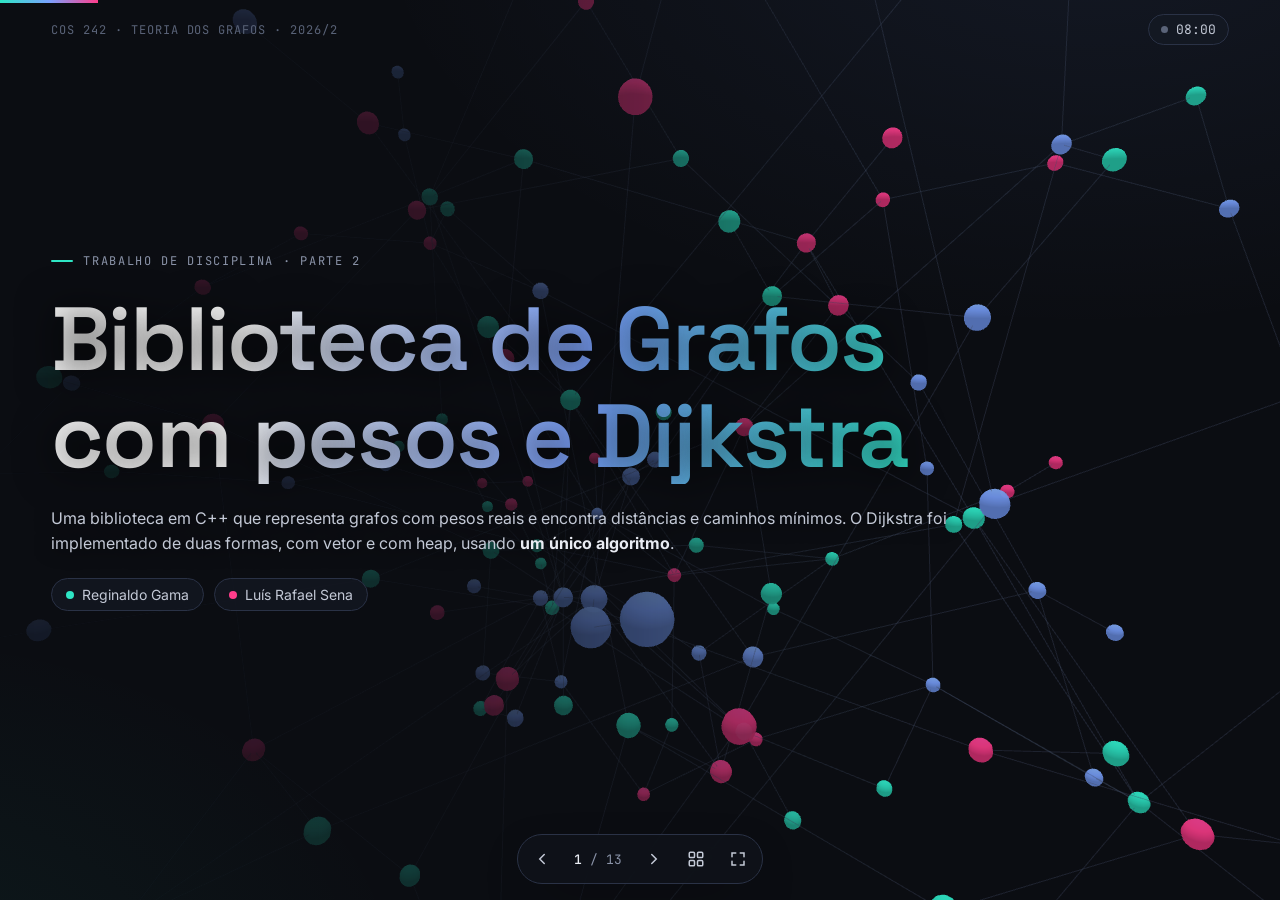
<file: index.html>
<!doctype html>
<html lang="pt-BR">
<head>
  <meta charset="utf-8" />
  <meta name="viewport" content="width=device-width, initial-scale=1" />
  <title>Biblioteca de Grafos</title>
  <link rel="preconnect" href="https://fonts.googleapis.com" />
  <link rel="preconnect" href="https://fonts.gstatic.com" crossorigin />
  <link href="https://fonts.googleapis.com/css2?family=Inter:wght@400;500;600&family=JetBrains+Mono:wght@400;500&family=Space+Grotesk:wght@500;600&display=swap" rel="stylesheet" />
  <link rel="stylesheet" href="css/style.css?v=20261104b" />
  <link rel="stylesheet" href="css/scenes.css?v=20261104b" />
  <script>window.__errs=[];addEventListener("error",function(e){__errs.push(String(e.message));document.documentElement.setAttribute("data-errs",__errs.join(" | "))});</script>
</head>
<body>
  <div class="progress"></div>

  <div class="topbar">
    <span class="brand">COS 242 · TEORIA DOS GRAFOS · 2026/2</span>
    <button class="timer" title="Clique para iniciar/pausar (T). Duplo clique zera."><span class="dot"></span><span class="tv">08:00</span></button>
  </div>

  <main class="deck">

    <!-- 1 · Capa -->
    <section class="slide slide-cover" data-title="Capa" data-init="cover">
      <div class="cover-bg"></div>
      <div class="cover-content">
        <span class="kicker" style="--accent:var(--bfs)">Trabalho de disciplina · Parte 2</span>
        <h1>Biblioteca de Grafos<br />com pesos e Dijkstra</h1>
        <p class="lead">Uma biblioteca em C++ que representa grafos com pesos reais e encontra distâncias e caminhos mínimos.
          O Dijkstra foi implementado de duas formas, com vetor e com heap, usando <b>um único algoritmo</b>.</p>
        <div class="cover-meta">
          <span class="pill"><span class="sw" style="background:var(--bfs)"></span>Reginaldo Gama</span>
          <span class="pill"><span class="sw" style="background:var(--dfs)"></span>Luís Rafael Sena</span>
        </div>
      </div>
    </section>

    <!-- 2 · Três fronteiras -->
    <section class="slide" data-title="Um algoritmo, três fronteiras" data-init="frontier" style="--accent:var(--dij)">
      <div class="slide-head">
        <span class="kicker">Decisão de projeto</span>
        <h2>Um laço só. Muda apenas <em>quem sai primeiro</em>.</h2>
        <p class="lead">Todas as buscas repetem os mesmos passos: <b>tirar</b> um vértice da fronteira, <b>visitar</b> e <b>colocar os vizinhos</b>. Escrevemos esse laço uma vez só (<code>traverse_impl</code>).
          A estrutura de dados plugada nele (a <code>IFronteira</code>) decide a ordem. Abaixo, as três buscas rodam ao mesmo tempo no mesmo grafo. O Dijkstra com vetor e com heap visita na mesma ordem, então aparece uma vez só: a diferença entre os dois é só de tempo (próximo slide). Os pontinhos coloridos no código mostram em que linha cada uma está.</p>
      </div>
      <div class="slide-body quad-host"></div>
    </section>

    <!-- 3 · Vetor x heap 3D -->
    <section class="slide" data-title="Vetor × heap" data-init="dual" style="--accent:var(--vec)">
      <div class="slide-head">
        <span class="kicker">Duas implementações do Dijkstra</span>
        <h2>Vetor × heap: quem acha o próximo mais rápido?</h2>
        <p class="lead">A cada passo o Dijkstra precisa do vértice <b>mais próximo</b> ainda não finalizado. O <b class="c-vec">vetor</b> confere os n vértices, um por um (a faixa amarela pisca inteira).
          No <b class="c-dij">heap</b> o menor já está na raiz e só uma descida pela árvore é feita. Os dois finalizam os mesmos vértices na mesma ordem, mas o custo é bem diferente.</p>
      </div>
      <div class="slide-body vh-host"></div>
    </section>

    <!-- 4 · Escala -->
    <section class="slide" data-title="Escala: n² × (n+m) log(n+m)" data-init="theory" style="--accent:var(--vec)">
      <div class="slide-head">
        <span class="kicker">Complexidade nos grafos reais</span>
        <h2>Quando o vetor deixa de ser opção</h2>
        <p class="lead">Cada grafo do trabalho tem dois pontos: as operações do <b class="c-vec">vetor</b> (n²) e as do <b class="c-dij">heap</b> ((n+m)·log(n+m): sem o <i>decrease-key</i>, o heap pode guardar uma entrada por aresta).
          Passe o mouse para ver o tempo medido do Dijkstra em cada grafo. Medido de verdade no W_3 (100 mil vértices, média de várias execuções): <b class="c-dij">0,16 s</b> com heap contra <b class="c-vec">40,7 s</b> com vetor, cerca de <b>260×</b>.</p>
      </div>
      <div class="slide-body grid-2-wide">
        <div class="card">
          <div class="legend theory-legend">
            <span><span class="dot" style="background:var(--vec)"></span>vetor: n² operações</span>
            <span><span class="dot" style="background:var(--dij)"></span>heap: (n+m)·log(n+m) operações</span>
            <span><span class="bar"></span>barra = quanto o heap economiza (o número à direita)</span>
          </div>
          <div class="chart theory-chart"></div>
          <p class="note">Cada linha é um grafo do trabalho, do menor para o maior. Quanto mais longe o ponto amarelo fica do azul, mais o vetor perde.</p>
        </div>
        <div class="card">
          <h3>Tempo medido do Dijkstra (mediana de 100 execuções)</h3>
          <div class="table-wrap"><table class="dtable theory-table"></table></div>
        </div>
      </div>
    </section>

    <!-- 5 · Os grafos -->
    <section class="slide" data-title="Os grafos" data-init="graphs" style="--accent:var(--dij)">
      <div class="slide-head">
        <span class="kicker">Dados</span>
        <h2>Os grafos analisados</h2>
        <p class="lead">De <b>10 mil</b> a <b>50 milhões</b> de vértices e até <b>73 milhões</b> de arestas. Clique numa linha para ver a distribuição de graus.</p>
      </div>
      <div class="slide-body grid-2" style="grid-template-columns:minmax(0,1.35fr) minmax(0,1fr)">
        <div class="card"><div class="table-wrap"><table class="dtable graphs-table"></table></div></div>
        <div class="card">
          <div class="row"><h3 class="deg-title">Distribuição de graus</h3><span class="spacer"></span>
            <div class="seg deg-scale"><button data-s="lin" class="on">linear</button><button data-s="log">log</button></div></div>
          <div class="chart deg-chart"></div>
          <div class="stats deg-stats"></div>
          <p class="note deg-nota"></p>
        </div>
      </div>
    </section>

    <!-- 6 · Desempenho -->
    <section class="slide" data-title="Quanto custa cada busca" data-init="perf" style="--accent:var(--bfs)">
      <div class="slide-head">
        <span class="kicker">Benchmarks · média de 100 execuções por grafo</span>
        <h2>O Dijkstra custa mais que a BFS e a DFS?</h2>
        <p class="lead perf-lead"></p>
      </div>
      <div class="slide-body grid-2-wide">
        <div class="card">
          <div class="row"><div class="legend perf-legend"></div><span class="spacer"></span>
            <div class="seg perf-stat"><button data-s="media" class="on">média</button><button data-s="mediana">mediana</button></div></div>
          <div class="chart perf-chart"></div>
        </div>
        <div class="card">
          <div class="row"><select class="sel perf-graph"></select><h3 class="strip-title">as 100 execuções</h3></div>
          <div class="chart strip-chart" style="min-height:200px"></div>
          <div class="stats strip-stats"></div>
        </div>
      </div>
    </section>

    <!-- Curva de performance -->
    <section class="slide" data-title="Curva de performance" data-init="curve" style="--accent:var(--bfs)">
      <div class="slide-head">
        <span class="kicker">Benchmarks · get_components() · 100 execuções por grafo</span>
        <h2>Curva de performance</h2>
        <p class="lead">Tempo de cada busca contra o tamanho do grafo (V + E), com os dois eixos em escala log. A linha cheia é a <b>média</b> e a tracejada é a <b>mediana</b> das 100 execuções registradas no JSON de cada grafo.
          Os pontos cheios são grafos com pesos. Passe o mouse para ver os valores.</p>
      </div>
      <div class="slide-body">
        <div class="card" style="flex:1">
          <div class="row"><div class="legend curve-legend"></div><span class="spacer"></span>
            <div class="seg curve-stat"><button data-s="ambas" class="on">média e mediana</button><button data-s="media">média</button><button data-s="mediana">mediana</button></div></div>
          <div class="chart curve-chart"></div>
        </div>
      </div>
    </section>

    <!-- Memoria -->
    <section class="slide" data-title="Memória" data-init="mem" style="--accent:var(--warn)">
      <div class="slide-head">
        <span class="kicker">Telemetria · RSS do processo antes e depois de get_components()</span>
        <h2>Quanta memória cada grafo usou</h2>
        <p class="lead">Valores medidos e gravados no JSON de cada grafo: o RSS do processo antes e depois de <code>get_components()</code> e a variação entre os dois.</p>
      </div>
      <div class="slide-body grid-2-wide">
        <div class="card">
          <div class="chart mem-chart"></div>
          <p class="note">Losango cheio: grafo com pesos. Passe o mouse para ver o RSS antes, o RSS depois e a variação.</p>
        </div>
        <div class="card">
          <h3>RSS em get_components()</h3>
          <div class="table-wrap"><table class="dtable mem-table"></table></div>
        </div>
      </div>
    </section>

    <!-- 7 · Árvores -->
    <section class="slide" data-title="A forma de cada busca" data-init="trees" style="--accent:var(--bfs)">
      <div class="slide-head">
        <span class="kicker">Árvores reais · primeiros vértices visitados a partir do vértice 1</span>
        <h2>A forma de cada busca</h2>
      </div>
      <div class="slide-body grid-2-wide">
        <div class="card">
          <div class="row">
            <select class="sel tree-graph"></select>
            <div class="seg tree-alg">
              <button data-a="bfs" class="on"><span class="sw c-bfs"></span>BFS</button>
              <button data-a="dfs"><span class="sw c-dfs"></span>DFS</button>
              <button data-a="dijkstra"><span class="sw c-dij"></span>Dijkstra</button>
            </div>
            <span class="spacer"></span>
            <button class="btn tree-replay"></button>
          </div>
          <div class="row"><span class="mono muted" style="font-size:12px">vértices por busca</span><input type="range" class="tree-n" min="50" max="1500" step="50" value="200" style="flex:1;accent-color:var(--bfs)"/><span class="mono tree-nv" style="font-size:12px">200</span></div>
          <div class="chart tree-chart" style="min-height:340px"></div>
          <div class="note">A origem é o ponto branco. Arraste para mover e use a roda do mouse para zoom.</div>
        </div>
        <div class="card">
          <h3>Por que essa forma?</h3>
          <div class="explica"></div>
          <div class="stats tree-stats"></div>
        </div>
      </div>
    </section>

    <!-- 8 · 3D -->
    <section class="slide" data-title="As árvores em 3D" data-init="gallery" style="--accent:var(--dfs)">
      <div class="slide-head">
        <span class="kicker">BFS × DFS × Dijkstra sobrepostas</span>
        <h2>As três árvores em 3D</h2>
        <p class="lead">Os primeiros vértices visitados pelas três buscas a partir do vértice 1, no mesmo espaço. As arestas em <b>branco</b> são compartilhadas,
          e as coloridas aparecem em uma busca só. Arraste para girar e use a roda para zoom.</p>
      </div>
      <div class="slide-body grid-2-wide x3d-body">
        <div class="card" style="padding:0;overflow:hidden;position:relative">
          <div class="x3d"></div>
          <div class="gallery-wrap" style="display:none;padding:16px;overflow:auto"><div class="gallery"></div></div>
        </div>
        <div class="card">
          <div class="seg x3d-tab"><button data-t="3d" class="on">3D interativo</button><button data-t="img">imagens dos Analysers</button></div>
          <select class="sel x3d-graph"></select>
          <div class="seg x3d-algs">
            <button data-a="bfs" class="on"><span class="sw c-bfs"></span>BFS</button>
            <button data-a="dfs" class="on"><span class="sw c-dfs"></span>DFS</button>
            <button data-a="dijkstra" class="on"><span class="sw c-dij"></span>Dijkstra</button>
          </div>
          <div class="row"><span class="mono muted" style="font-size:12px">vértices por busca</span><input type="range" class="x3d-n" min="100" max="1500" step="50" value="700" style="flex:1;accent-color:var(--dfs)"/><span class="mono x3d-nv" style="font-size:12px">700</span></div>
          <label class="mono muted" style="font-size:12px;display:flex;gap:6px;align-items:center"><input type="checkbox" class="x3d-rot" checked /> girar automaticamente</label>
          <div class="stats x3d-stats"></div>
          <p class="note">A <b class="c-dfs">DFS</b> aparece como um fio longo que sai da origem. A <b class="c-bfs">BFS</b> forma um "dente-de-leão" em volta dela, e o <b class="c-dij">Dijkstra</b> fica no meio do caminho.</p>
        </div>
      </div>
    </section>

    <!-- 9 · Estudo 1 -->
    <section class="slide" data-title="Estudo 1: distâncias a partir de 10" data-init="e1" style="--accent:var(--dij)">
      <div class="slide-head">
        <span class="kicker">Estudo de caso 1</span>
        <h2>Distância e caminho mínimo a partir do vértice 10</h2>
        <p class="lead">Para cada grafo com pesos: a distância e o caminho de <b>10</b> até <b>20, 30, 40, 50 e 60</b>, calculados com <code>dijkstra_heap</code>.</p>
      </div>
      <div class="slide-body e1-body"></div>
    </section>

    <!-- 10 · Estudo 3 -->
    <section class="slide" data-title="Estudo 3: rede de colaboração" data-init="e3" style="--accent:var(--bfs)">
      <div class="slide-head">
        <span class="kicker">Estudo de caso 3 · rede de colaboração em Computação</span>
        <h2 class="e3-titulo">De Edsger W. Dijkstra a…</h2>
        <p class="lead">O peso de uma aresta é inversamente proporcional ao número de artigos em coautoria: <b>quanto menor, mais próximos</b>. Escolha a <b>origem</b> (o enunciado pede Dijkstra; incluímos o Ratton e os dois maiores hubs) e use as abas para trocar os destinos. Passe o mouse num pesquisador para destacar o caminho.</p>
      </div>
      <div class="slide-body e3-body"></div>
    </section>

    <!-- 11 · Obrigado -->
    <section class="slide slide-cover slide-thanks" data-title="Obrigado" data-init="thanks">
      <div class="cover-bg"></div>
      <div class="cover-content">
        <h1>Obrigado!</h1>
        <p class="lead">Dúvidas?</p>
        <div class="cover-meta">
          <span class="pill"><span class="sw" style="background:var(--bfs)"></span>Reginaldo Gama</span>
          <span class="pill"><span class="sw" style="background:var(--dfs)"></span>Luís Rafael Sena</span>
        </div>
      </div>
    </section>

  </main>

  <nav class="navbar">
    <button class="nav-prev" title="Anterior (←)"><svg viewBox="0 0 24 24" fill="none" stroke="currentColor" stroke-width="2" stroke-linecap="round"><path d="m15 18-6-6 6-6"/></svg></button>
    <span class="count"><b class="cur">1</b> / <span class="tot"></span></span>
    <button class="nav-next" title="Próximo (→)"><svg viewBox="0 0 24 24" fill="none" stroke="currentColor" stroke-width="2" stroke-linecap="round"><path d="m9 18 6-6-6-6"/></svg></button>
    <button class="nav-overview" title="Visão geral (O)"><svg viewBox="0 0 24 24" fill="none" stroke="currentColor" stroke-width="2"><rect x="3" y="3" width="7" height="7" rx="1.5"/><rect x="14" y="3" width="7" height="7" rx="1.5"/><rect x="3" y="14" width="7" height="7" rx="1.5"/><rect x="14" y="14" width="7" height="7" rx="1.5"/></svg></button>
    <button class="nav-full" title="Tela cheia (F)"><svg viewBox="0 0 24 24" fill="none" stroke="currentColor" stroke-width="2" stroke-linecap="round"><path d="M4 9V4h5M20 9V4h-5M4 15v5h5M20 15v5h-5"/></svg></button>
  </nav>

  <div class="overview"><h2>Visão geral</h2><div class="overview-grid"></div></div>
  <div class="lightbox"><div class="lb-bar"><span class="lb-title"></span><button class="btn lb-close">Fechar (Esc)</button></div><div class="stage"><img alt="" /></div></div>

  <script src="js/vendor/d3.v7.min.js"></script>
  <script src="js/vendor/3d-force-graph.min.js"></script>
  <script src="data/dados.js?v=20261104b"></script>
  <script src="data/dados3d.js?v=20261104b"></script>
  <script src="data/estudos.js?v=20261104b"></script>
  <script src="js/engine.js?v=20261104b"></script>
  <script src="js/graphview.js?v=20261104b"></script>
  <script src="js/widgets.js?v=20261104b"></script>
  <script src="js/charts.js?v=20261104b"></script>
  <script src="js/scenes.js?v=20261104b"></script>
  <script src="js/app.js?v=20261104b"></script>
</body>
</html>
</file>
<file: css/style.css>
/* ==========================================================
   Tokens
   ========================================================== */
:root {
  --bg: #0b0d12;
  --bg-2: #10131a;
  --surface: #151923;
  --surface-2: #1b2030;
  --surface-3: #232a3d;
  --line: #2a3246;
  --line-soft: #1f2636;
  --text: #e9ecf3;
  --text-2: #c3c9d6;
  --muted: #8a93a8;
  --faint: #5a6378;

  --bfs: #2ee6c5;
  --dfs: #ff3d8b;
  --dij: #7aa2ff;
  --vec: #f5b041;
  --heap: #7aa2ff;
  --warn: #ffb547;
  --danger: #ff5d6c;
  --ok: #3ddc97;

  --alg: var(--bfs);

  --radius: 14px;
  --radius-sm: 9px;
  --shadow: 0 18px 50px -20px rgba(0, 0, 0, .65);

  --font: "Inter", system-ui, -apple-system, "Segoe UI", Roboto, sans-serif;
  --font-display: "Space Grotesk", "Inter", system-ui, sans-serif;
  --font-mono: "JetBrains Mono", ui-monospace, "Cascadia Code", Consolas, monospace;
}

* { box-sizing: border-box; }

html, body {
  margin: 0;
  height: 100%;
  background: var(--bg);
  color: var(--text);
  font-family: var(--font);
  font-size: 16px;
  -webkit-font-smoothing: antialiased;
  overflow: hidden;
}

button, input, select { font: inherit; color: inherit; }

::selection { background: color-mix(in srgb, var(--dij) 40%, transparent); }

/* ==========================================================
   Deck
   ========================================================== */
.deck {
  position: fixed;
  inset: 0;
  background:
    radial-gradient(1200px 700px at 85% -10%, rgba(122, 162, 255, .08), transparent 60%),
    radial-gradient(900px 600px at -10% 110%, rgba(46, 230, 197, .06), transparent 60%),
    var(--bg);
}

.slide {
  position: absolute;
  inset: 0;
  padding: 64px clamp(16px, 4vw, 64px) 76px;
  display: flex;
  flex-direction: column;
  gap: 18px;
  overflow-y: auto;
  overflow-x: hidden;
  opacity: 0;
  visibility: hidden;
  transform: translateX(40px);
  transition: opacity .45s ease, transform .45s cubic-bezier(.2, .7, .2, 1), visibility 0s .45s;
}
.slide.is-before { transform: translateX(-40px); }
.slide.is-active {
  opacity: 1;
  visibility: visible;
  transform: none;
  transition: opacity .45s ease, transform .45s cubic-bezier(.2, .7, .2, 1), visibility 0s;
}

.slide-head { display: flex; flex-direction: column; gap: 6px; max-width: 1100px; }
.kicker {
  font-family: var(--font-mono);
  font-size: 12px;
  letter-spacing: .14em;
  text-transform: uppercase;
  color: var(--muted);
  display: flex;
  align-items: center;
  gap: 10px;
}
.kicker::before {
  content: "";
  width: 22px;
  height: 2px;
  border-radius: 2px;
  background: var(--accent, var(--dij));
}
.slide h1, .slide h2 {
  font-family: var(--font-display);
  font-weight: 600;
  letter-spacing: -.02em;
  margin: 0;
  line-height: 1.08;
}
.slide h2 { font-size: clamp(26px, 3.2vw, 42px); }
.lead { color: var(--text-2); font-size: clamp(15px, 1.25vw, 18px); line-height: 1.55; margin: 0; max-width: 900px; }
.lead b, .lead strong { color: var(--text); }
.slide-body { flex: 1; min-height: 0; display: flex; flex-direction: column; gap: 16px; }

.grid-2 { display: grid; grid-template-columns: minmax(0, 1fr) minmax(0, 1fr); gap: 18px; min-height: 0; flex: 1; }
.grid-2-wide { display: grid; grid-template-columns: minmax(0, 1.5fr) minmax(0, 1fr); gap: 18px; min-height: 0; flex: 1; }

.card {
  background: linear-gradient(180deg, var(--surface), var(--bg-2));
  border: 1px solid var(--line-soft);
  border-radius: var(--radius);
  padding: 18px;
  box-shadow: var(--shadow);
  min-width: 0;
  min-height: 0;
  display: flex;
  flex-direction: column;
  gap: 12px;
}
.card h3 {
  margin: 0;
  font-size: 13px;
  font-family: var(--font-mono);
  font-weight: 500;
  letter-spacing: .08em;
  text-transform: uppercase;
  color: var(--muted);
}

.muted { color: var(--muted); }
.mono { font-family: var(--font-mono); }
.c-bfs { color: var(--bfs); } .c-dfs { color: var(--dfs); } .c-dij { color: var(--dij); }
.c-vec { color: var(--vec); } .c-warn { color: var(--warn); } .c-ok { color: var(--ok); } .c-danger { color: var(--danger); }

/* ---------- chrome: barra inferior, progresso, timer ---------- */
.progress {
  position: fixed;
  top: 0; left: 0;
  height: 3px;
  background: linear-gradient(90deg, var(--bfs), var(--dij), var(--dfs));
  transition: width .45s ease;
  z-index: 20;
}

.topbar {
  position: fixed;
  top: 14px;
  right: clamp(16px, 4vw, 64px);
  left: clamp(16px, 4vw, 64px);
  display: flex;
  justify-content: space-between;
  align-items: center;
  pointer-events: none;
  z-index: 15;
}
.topbar > * { pointer-events: auto; }
.brand {
  font-family: var(--font-mono);
  font-size: 12px;
  color: var(--faint);
  letter-spacing: .08em;
}

.timer {
  font-family: var(--font-mono);
  font-size: 13px;
  padding: 6px 12px;
  border-radius: 999px;
  border: 1px solid var(--line);
  background: rgba(21, 25, 35, .8);
  backdrop-filter: blur(8px);
  cursor: pointer;
  display: flex;
  align-items: center;
  gap: 8px;
  color: var(--text-2);
  user-select: none;
}
.timer .dot { width: 7px; height: 7px; border-radius: 50%; background: var(--faint); }
.timer.running .dot { background: var(--ok); box-shadow: 0 0 10px var(--ok); }
.timer.late { color: var(--warn); border-color: color-mix(in srgb, var(--warn) 40%, transparent); }
.timer.over { color: var(--danger); border-color: color-mix(in srgb, var(--danger) 50%, transparent); }

.navbar {
  position: fixed;
  bottom: 16px;
  left: 50%;
  transform: translateX(-50%);
  display: flex;
  align-items: center;
  gap: 6px;
  padding: 6px;
  border-radius: 999px;
  border: 1px solid var(--line);
  background: rgba(16, 19, 26, .85);
  backdrop-filter: blur(10px);
  z-index: 15;
  box-shadow: var(--shadow);
}
.navbar button {
  border: 0;
  background: transparent;
  width: 36px; height: 36px;
  border-radius: 50%;
  cursor: pointer;
  display: grid;
  place-items: center;
  color: var(--text-2);
}
.navbar button:hover { background: var(--surface-2); color: var(--text); }
.navbar .count { font-family: var(--font-mono); font-size: 13px; color: var(--muted); min-width: 64px; text-align: center; }
.navbar .count b { color: var(--text); font-weight: 500; }
.navbar svg { width: 18px; height: 18px; }

.keys-hint {
  position: fixed;
  bottom: 24px;
  right: clamp(16px, 4vw, 64px);
  font-size: 12px;
  color: var(--faint);
  font-family: var(--font-mono);
  z-index: 10;
}
kbd {
  font-family: var(--font-mono);
  font-size: 11px;
  padding: 1px 6px;
  border-radius: 5px;
  border: 1px solid var(--line);
  background: var(--surface);
  color: var(--text-2);
}

/* ---------- visão geral ---------- */
.overview {
  position: fixed;
  inset: 0;
  z-index: 40;
  background: rgba(8, 10, 14, .92);
  backdrop-filter: blur(12px);
  display: none;
  padding: 60px clamp(16px, 5vw, 80px);
  overflow-y: auto;
}
.overview.open { display: block; }
.overview h2 { font-family: var(--font-display); font-weight: 600; margin: 0 0 22px; }
.overview-grid { display: grid; grid-template-columns: repeat(auto-fill, minmax(230px, 1fr)); gap: 12px; }
.overview-item {
  text-align: left;
  border: 1px solid var(--line);
  background: var(--surface);
  border-radius: var(--radius-sm);
  padding: 14px;
  cursor: pointer;
  display: flex;
  flex-direction: column;
  gap: 6px;
  transition: border-color .2s, transform .2s;
}
.overview-item:hover { border-color: var(--dij); transform: translateY(-2px); }
.overview-item .n { font-family: var(--font-mono); font-size: 12px; color: var(--muted); }
.overview-item .t { font-weight: 600; }
.overview-item.current { border-color: var(--bfs); }

/* ==========================================================
   Capa
   ========================================================== */
.slide-cover { justify-content: center; padding-top: 40px; }
.cover-bg { position: absolute; inset: 0; z-index: 0; opacity: .55; }
.cover-bg svg { width: 100%; height: 100%; display: block; }
.cover-content { position: relative; z-index: 1; max-width: 980px; display: flex; flex-direction: column; gap: 22px; }
.cover-content h1 {
  font-size: clamp(42px, 7vw, 96px);
  background: linear-gradient(100deg, #fff 20%, var(--dij) 55%, var(--bfs) 90%);
  -webkit-background-clip: text;
  background-clip: text;
  color: transparent;
}
.cover-meta { display: flex; flex-wrap: wrap; gap: 10px; }
.pill {
  display: inline-flex;
  align-items: center;
  gap: 8px;
  padding: 7px 14px;
  border-radius: 999px;
  border: 1px solid var(--line);
  background: rgba(21, 25, 35, .75);
  font-size: 14px;
  color: var(--text-2);
}
.pill .sw { width: 8px; height: 8px; border-radius: 50%; }
.cover-start { color: var(--muted); font-size: 14px; display: flex; gap: 8px; align-items: center; }

/* ==========================================================
   Código
   ========================================================== */
.code {
  font-family: var(--font-mono);
  font-size: 13px;
  line-height: 1.65;
  background: #0d1017;
  border: 1px solid var(--line-soft);
  border-radius: var(--radius-sm);
  padding: 14px 0;
  overflow: auto;
  margin: 0;
  color: #cfd6e4;
}
.code .ln {
  display: block;
  padding: 0 16px 0 12px;
  border-left: 3px solid transparent;
  white-space: pre;
  transition: background .2s, border-color .2s;
}
.code .ln.hl { background: color-mix(in srgb, var(--alg) 14%, transparent); border-left-color: var(--alg); }
.code .ln.dim { opacity: .45; }
.tok-k { color: #c792ea; } .tok-t { color: #7fdbca; } .tok-f { color: #82aaff; }
.tok-c { color: #637089; font-style: italic; } .tok-n { color: #f78c6c; } .tok-s { color: #c3e88d; }

/* ==========================================================
   Widget de grafo
   ========================================================== */
.gw { display: flex; flex-direction: column; gap: 10px; flex: 1; min-height: 0; }
.gw-toolbar { display: flex; flex-wrap: wrap; gap: 8px; align-items: center; }
.gw-toolbar .sep { width: 1px; height: 24px; background: var(--line); margin: 0 4px; }
.seg {
  display: inline-flex;
  background: var(--surface);
  border: 1px solid var(--line);
  border-radius: 10px;
  padding: 3px;
  gap: 2px;
}
.seg button, .btn {
  border: 0;
  background: transparent;
  padding: 6px 11px;
  border-radius: 7px;
  cursor: pointer;
  font-size: 13px;
  color: var(--text-2);
  white-space: nowrap;
  display: inline-flex;
  align-items: center;
  gap: 6px;
}
.seg button:hover, .btn:hover { color: var(--text); background: var(--surface-2); }
.seg button.on { background: var(--surface-3); color: var(--text); box-shadow: inset 0 0 0 1px var(--line); }
.seg button.on .sw { box-shadow: 0 0 8px currentColor; }
.btn { border: 1px solid var(--line); background: var(--surface); }
.btn.primary { background: color-mix(in srgb, var(--alg) 18%, var(--surface)); border-color: color-mix(in srgb, var(--alg) 50%, transparent); color: var(--text); }
.btn svg, .seg svg { width: 15px; height: 15px; }
.sw { width: 8px; height: 8px; border-radius: 50%; display: inline-block; background: currentColor; }

.gw-main { display: grid; grid-template-columns: minmax(0, 1.45fr) minmax(280px, 1fr); gap: 14px; flex: 1; min-height: 0; }
.gw-canvas {
  position: relative;
  background:
    radial-gradient(circle at 1px 1px, rgba(255, 255, 255, .05) 1px, transparent 0) 0 0 / 22px 22px,
    #0d1017;
  border: 1px solid var(--line-soft);
  border-radius: var(--radius);
  min-height: 300px;
  overflow: hidden;
}
.gw-canvas svg { width: 100%; height: 100%; display: block; position: absolute; inset: 0; }
.gw-canvas.mode-add-node { cursor: crosshair; }
.gw-hint {
  position: absolute;
  left: 12px; bottom: 10px;
  font-size: 12px;
  color: var(--faint);
  pointer-events: none;
}
.gw-alert {
  position: absolute;
  left: 12px; right: 12px; top: 12px;
  display: none;
  gap: 12px;
  align-items: center;
  padding: 12px 14px;
  border-radius: 10px;
  background: color-mix(in srgb, var(--danger) 14%, #12141b);
  border: 1px solid color-mix(in srgb, var(--danger) 45%, transparent);
  color: #ffd6da;
  font-size: 14px;
  z-index: 3;
}
.gw-alert.show { display: flex; }
.gw-alert .btn { margin-left: auto; }

.gw-side { display: flex; flex-direction: column; gap: 10px; min-height: 0; overflow: auto; }
.panel {
  background: var(--surface);
  border: 1px solid var(--line-soft);
  border-radius: var(--radius-sm);
  padding: 12px;
  display: flex;
  flex-direction: column;
  gap: 8px;
}
.panel-title {
  font-family: var(--font-mono);
  font-size: 11px;
  letter-spacing: .1em;
  text-transform: uppercase;
  color: var(--muted);
  display: flex;
  justify-content: space-between;
  gap: 8px;
}
.panel-title b { color: var(--text-2); font-weight: 500; }

.msg {
  font-size: 14px;
  line-height: 1.5;
  color: var(--text-2);
  min-height: 42px;
}
.msg b { color: var(--text); }
.msg .tag {
  display: inline-block;
  font-family: var(--font-mono);
  font-size: 11px;
  padding: 1px 7px;
  border-radius: 5px;
  margin-right: 6px;
  background: var(--surface-3);
  color: var(--alg);
}

/* fronteira: fila / pilha */
.chips { display: flex; gap: 6px; flex-wrap: wrap; align-items: center; min-height: 34px; }
.chips.stack { flex-direction: column-reverse; align-items: stretch; }
.chip {
  font-family: var(--font-mono);
  font-size: 13px;
  padding: 5px 9px;
  border-radius: 7px;
  background: var(--surface-2);
  border: 1px solid var(--line);
  display: inline-flex;
  gap: 6px;
  align-items: center;
  animation: chip-in .25s ease;
}
.chip small { color: var(--muted); font-size: 11px; }
.chip.head { border-color: var(--alg); box-shadow: 0 0 0 1px var(--alg) inset; }
.chip.stale { opacity: .45; text-decoration: line-through; }
.chips .empty { color: var(--faint); font-size: 13px; font-style: italic; }
.chips .cap { font-size: 11px; color: var(--muted); font-family: var(--font-mono); }
@keyframes chip-in { from { opacity: 0; transform: translateY(-4px) scale(.95); } }

/* fronteira: vetor */
.vec-grid { display: grid; grid-template-columns: repeat(auto-fill, minmax(46px, 1fr)); gap: 4px; }
.vec-cell {
  border: 1px solid var(--line);
  border-radius: 6px;
  padding: 4px 2px;
  text-align: center;
  font-family: var(--font-mono);
  font-size: 12px;
  background: var(--bg-2);
  opacity: .5;
  transition: all .2s;
}
.vec-cell .i { font-size: 10px; color: var(--muted); display: block; }
.vec-cell.pending { opacity: 1; border-color: color-mix(in srgb, var(--vec) 60%, transparent); }
.vec-cell.min { background: color-mix(in srgb, var(--vec) 25%, var(--bg-2)); border-color: var(--vec); box-shadow: 0 0 12px -2px var(--vec); }

/* tabela pai/dist */
.tbl { width: 100%; border-collapse: collapse; font-family: var(--font-mono); font-size: 12.5px; }
.tbl th { text-align: left; font-weight: 500; color: var(--muted); padding: 4px 6px; border-bottom: 1px solid var(--line); font-size: 11px; }
.tbl td { padding: 3px 6px; border-bottom: 1px solid var(--line-soft); color: var(--text-2); }
.tbl tr.cur td { background: color-mix(in srgb, var(--alg) 14%, transparent); color: var(--text); }
.tbl tr.done td:first-child { color: var(--alg); }
.tbl td.changed { animation: flash 0.7s ease; }
@keyframes flash { from { background: color-mix(in srgb, var(--warn) 45%, transparent); } }

.gw-controls {
  display: flex;
  align-items: center;
  gap: 8px;
  flex-wrap: wrap;
}
.gw-controls .btn { padding: 7px 10px; }
.gw-controls input[type=range] { flex: 1; min-width: 120px; accent-color: var(--alg); }
.gw-controls .stepinfo { font-family: var(--font-mono); font-size: 12px; color: var(--muted); min-width: 92px; text-align: right; }
select.sel {
  background: var(--surface);
  border: 1px solid var(--line);
  border-radius: 8px;
  padding: 6px 8px;
  font-size: 13px;
  color: var(--text-2);
}

/* SVG do grafo */
.g-edge line { stroke: #3a4459; stroke-width: 2; transition: stroke .25s, stroke-width .25s, opacity .25s; }
.g-edge .hit { stroke: transparent; stroke-width: 16; }
.g-edge.tree line.vis { stroke: var(--alg); stroke-width: 4; }
.g-edge.tentative line.vis { stroke: var(--alg); stroke-width: 3; stroke-dasharray: 6 5; opacity: .75; }
.g-edge.active line.vis { stroke: var(--warn); stroke-width: 5; }
.g-edge.neg line.vis { stroke: var(--danger); stroke-width: 3.5; stroke-dasharray: 3 4; }
.g-edge.hover line.vis { stroke: #8fa2c8; stroke-width: 3; }
.g-edge.faded { opacity: .25; }
.g-edge .wbg { fill: #0d1017; stroke: var(--line); stroke-width: 1; rx: 6; }
.g-edge .wt { fill: var(--text-2); font-family: var(--font-mono); font-size: 12px; text-anchor: middle; dominant-baseline: central; pointer-events: none; }
.g-edge.neg .wt { fill: var(--danger); }
.g-edge .wlabel { cursor: text; }
.g-edge.active .wbg { stroke: var(--warn); }

.g-node circle.body { fill: #151a26; stroke: #5b6884; stroke-width: 2; transition: fill .25s, stroke .25s, r .25s; }
.g-node text.lbl { fill: var(--text); font-family: var(--font-display); font-weight: 600; font-size: 15px; text-anchor: middle; dominant-baseline: central; pointer-events: none; }
.g-node text.dist { fill: var(--muted); font-family: var(--font-mono); font-size: 11.5px; text-anchor: middle; pointer-events: none; }
.g-node text.ord { fill: var(--faint); font-family: var(--font-mono); font-size: 10px; pointer-events: none; }
.g-node circle.ring { fill: none; stroke: var(--alg); stroke-width: 2; opacity: 0; }
.g-node.origin circle.ring { opacity: .9; stroke-dasharray: 3 3; }
.g-node.frontier circle.body { stroke: var(--alg); stroke-dasharray: 4 3; fill: color-mix(in srgb, var(--alg) 10%, #151a26); }
.g-node.visited circle.body { fill: color-mix(in srgb, var(--alg) 32%, #151a26); stroke: var(--alg); stroke-dasharray: none; }
.g-node.visited text.dist { fill: var(--alg); }
.g-node.current circle.body { fill: var(--alg); stroke: #fff; stroke-dasharray: none; }
.g-node.current text.lbl { fill: #0b0d12; }
.g-node.current circle.glow { opacity: .9; }
.g-node circle.glow { fill: none; stroke: var(--alg); stroke-width: 10; opacity: 0; filter: blur(6px); transition: opacity .25s; }
.g-node.target circle.body { stroke: var(--warn); stroke-width: 3; }
.g-node.hover circle.body { stroke: #fff; }
.g-node.faded { opacity: .3; }
.g-node.pending-edge circle.body { stroke: var(--warn); stroke-width: 3; }
.g-node { cursor: pointer; }
.gw-canvas.readonly .g-node { cursor: default; }

.w-input {
  position: absolute;
  width: 70px;
  padding: 4px 6px;
  border-radius: 7px;
  border: 1px solid var(--dij);
  background: #0d1017;
  font-family: var(--font-mono);
  font-size: 13px;
  text-align: center;
  z-index: 5;
  outline: none;
  box-shadow: 0 0 0 3px color-mix(in srgb, var(--dij) 25%, transparent);
}

/* heap em árvore */
.heap-svg { width: 100%; height: 150px; display: block; }
.heap-svg .hn circle { fill: var(--surface-2); stroke: var(--heap); stroke-width: 1.5; }
.heap-svg .hn.root circle { fill: color-mix(in srgb, var(--heap) 30%, var(--surface-2)); stroke-width: 2.5; }
.heap-svg .hn.stale circle { stroke: var(--faint); stroke-dasharray: 3 2; }
.heap-svg .hn text { fill: var(--text); font-family: var(--font-mono); font-size: 10.5px; text-anchor: middle; dominant-baseline: central; }
.heap-svg .hn text.c { fill: var(--muted); font-size: 9.5px; }
.heap-svg line { stroke: var(--line); stroke-width: 1.5; }

/* ==========================================================
   Gráficos / blocos de dados
   ========================================================== */
.chart { position: relative; flex: 1; min-height: 240px; }
.chart svg { display: block; width: 100%; height: 100%; position: absolute; inset: 0; }
.axis text { fill: var(--muted); font-family: var(--font-mono); font-size: 11px; }
.axis path, .axis line { stroke: var(--line); }
.gridline line { stroke: var(--line-soft); }
.gridline path { display: none; }
.axis-label { fill: var(--muted); font-size: 12px; font-family: var(--font); }

.tooltip {
  position: fixed;
  pointer-events: none;
  z-index: 50;
  background: rgba(13, 16, 23, .96);
  border: 1px solid var(--line);
  border-radius: 9px;
  padding: 9px 11px;
  font-size: 12.5px;
  line-height: 1.5;
  color: var(--text-2);
  box-shadow: var(--shadow);
  opacity: 0;
  transition: opacity .12s;
  max-width: 320px;
}
.tooltip b { color: var(--text); }
.tooltip .mono { font-size: 12px; }

.legend { display: flex; flex-wrap: wrap; gap: 6px; }
.legend button {
  border: 1px solid var(--line);
  background: var(--surface);
  border-radius: 999px;
  padding: 5px 11px;
  font-size: 12.5px;
  cursor: pointer;
  display: inline-flex;
  align-items: center;
  gap: 7px;
  color: var(--text-2);
}
.legend button.off { opacity: .4; }

.stats { display: grid; grid-template-columns: repeat(auto-fit, minmax(140px, 1fr)); gap: 10px; }
.stat {
  background: var(--surface);
  border: 1px solid var(--line-soft);
  border-radius: var(--radius-sm);
  padding: 12px 14px;
  display: flex;
  flex-direction: column;
  gap: 2px;
}
.stat .v { font-family: var(--font-display); font-size: 26px; font-weight: 600; letter-spacing: -.02em; }
.stat .l { font-size: 12px; color: var(--muted); }

.dtable { width: 100%; border-collapse: collapse; font-size: 13.5px; }
.dtable th {
  text-align: right;
  font-weight: 500;
  font-size: 11.5px;
  color: var(--muted);
  font-family: var(--font-mono);
  text-transform: uppercase;
  letter-spacing: .05em;
  padding: 8px 10px;
  border-bottom: 1px solid var(--line);
  white-space: nowrap;
}
.dtable th:first-child, .dtable td:first-child { text-align: left; }
.dtable td { text-align: right; padding: 8px 8px; border-bottom: 1px solid var(--line-soft); font-variant-numeric: tabular-nums; color: var(--text-2); white-space: nowrap; }
.dtable td:first-child { color: var(--text); font-weight: 500; }
.dtable tbody tr { cursor: pointer; transition: background .15s; }
.dtable tbody tr:hover td { background: var(--surface-2); }
.dtable tbody tr.sel td { background: color-mix(in srgb, var(--dij) 13%, transparent); }
.dtable tbody tr.sel td:first-child { box-shadow: inset 3px 0 0 var(--dij); }
.table-wrap { overflow: auto; min-height: 0; }
.badge {
  display: inline-block;
  font-size: 10.5px;
  font-family: var(--font-mono);
  padding: 1px 6px;
  border-radius: 5px;
  border: 1px solid var(--line);
  color: var(--muted);
  margin-left: 6px;
  vertical-align: 1px;
}
.badge.w { color: var(--vec); border-color: color-mix(in srgb, var(--vec) 40%, transparent); }

.row { display: flex; gap: 10px; align-items: center; flex-wrap: wrap; }
.spacer { flex: 1; }

input[type=range].big { width: 100%; accent-color: var(--dij); }

/* lista de adjacência */
.adj-list { font-family: var(--font-mono); font-size: 13.5px; display: flex; flex-direction: column; gap: 4px; }
.adj-row { display: flex; gap: 8px; align-items: center; padding: 6px 8px; border-radius: 8px; border: 1px solid transparent; cursor: default; flex-wrap: wrap; }
.adj-row .k { color: var(--dij); font-weight: 600; min-width: 34px; }
.adj-row .cell { padding: 2px 7px; border-radius: 6px; background: var(--surface-2); border: 1px solid var(--line); color: var(--text-2); }
.adj-row .cell i { color: var(--vec); font-style: normal; }
.adj-row.hover { background: var(--surface-2); border-color: var(--line); }
.adj-row.hover .cell { border-color: color-mix(in srgb, var(--dij) 50%, transparent); }

/* galeria */
.gallery { display: grid; grid-template-columns: repeat(auto-fill, minmax(210px, 1fr)); gap: 12px; }
.thumb {
  border: 1px solid var(--line);
  border-radius: 12px;
  overflow: hidden;
  cursor: zoom-in;
  background: #111;
  padding: 0;
  display: flex;
  flex-direction: column;
  text-align: left;
  transition: transform .2s, border-color .2s;
}
.thumb:hover { transform: translateY(-3px); border-color: var(--dij); }
.thumb img { width: 100%; aspect-ratio: 4/3; object-fit: cover; display: block; }
.thumb span { padding: 8px 10px; font-size: 13px; color: var(--text-2); background: var(--surface); }
.lightbox {
  position: fixed;
  inset: 0;
  background: rgba(5, 6, 9, .94);
  z-index: 60;
  display: none;
  cursor: grab;
}
.lightbox.open { display: block; }
.lightbox .stage { position: absolute; inset: 0; overflow: hidden; }
.lightbox img { position: absolute; top: 0; left: 0; transform-origin: 0 0; max-width: none; user-select: none; -webkit-user-drag: none; }
.lightbox .lb-bar { position: absolute; top: 14px; left: 16px; right: 16px; display: flex; justify-content: space-between; align-items: center; z-index: 2; color: var(--text-2); font-size: 14px; }

/* árvores */
.tree-svg .link { fill: none; stroke-opacity: .55; stroke-width: 1.2; }
.tree-svg .node circle { stroke: #0b0d12; stroke-width: 1; }
.tree-svg .node.root circle { stroke: #fff; stroke-width: 2; }

/* estudos */
.placeholder {
  border: 1.5px dashed var(--line);
  border-radius: var(--radius);
  padding: 22px;
  display: grid;
  grid-template-columns: minmax(0, 1fr) minmax(0, 1.2fr);
  gap: 22px;
  background: repeating-linear-gradient(135deg, transparent 0 14px, rgba(255, 255, 255, .012) 14px 28px);
  flex: 1;
}
.placeholder h4 { margin: 0 0 8px; font-family: var(--font-display); font-size: 22px; font-weight: 600; }
.placeholder p { color: var(--text-2); line-height: 1.6; margin: 0 0 10px; }
.placeholder .status { display: inline-flex; gap: 8px; align-items: center; color: var(--warn); font-family: var(--font-mono); font-size: 12px; margin-bottom: 12px; }
.placeholder .status .sw { animation: pulse 1.6s infinite; background: var(--warn); }
@keyframes pulse { 50% { opacity: .3; } }

.path { display: flex; flex-wrap: wrap; align-items: center; gap: 4px; }
.path .pv {
  font-family: var(--font-mono);
  font-size: 12.5px;
  padding: 2px 8px;
  border-radius: 6px;
  background: var(--surface-2);
  border: 1px solid var(--line);
  color: var(--text-2);
}
.path .pv.end { border-color: var(--dij); color: var(--text); }
.path .arr { color: var(--faint); font-size: 12px; }
.path.names .pv { font-family: var(--font); }

/* conclusões */
.takeaways { display: grid; grid-template-columns: repeat(auto-fit, minmax(260px, 1fr)); gap: 14px; }
.takeaway { padding: 18px; border-radius: var(--radius); border: 1px solid var(--line-soft); background: linear-gradient(180deg, var(--surface), var(--bg-2)); display: flex; flex-direction: column; gap: 8px; }
.takeaway .big { font-family: var(--font-display); font-size: 34px; font-weight: 600; letter-spacing: -.02em; }
.takeaway p { margin: 0; color: var(--text-2); line-height: 1.55; font-size: 14.5px; }

.note { font-size: 12.5px; color: var(--muted); line-height: 1.5; }
.note b { color: var(--text-2); font-weight: 500; }

/* ==========================================================
   Responsivo
   ========================================================== */
@media (max-width: 1100px) {
  .gw-main { grid-template-columns: 1fr; }
  .gw-canvas { min-height: 340px; }
  .grid-2, .grid-2-wide, .placeholder { grid-template-columns: 1fr; }
}
@media (max-width: 640px) {
  .slide { padding: 54px 16px 84px; }
  .keys-hint, .brand { display: none; }
  .navbar { bottom: 10px; }
  .card { padding: 14px; }
}

/* caminho destacado (hover) */
.g-edge.path line.vis { stroke: var(--warn); stroke-width: 5; stroke-dasharray: none; opacity: 1; }
.g-edge.path .wbg { stroke: var(--warn); }
.g-node.onpath circle.body { stroke: var(--warn); stroke-width: 3; }
code { font-family: var(--font-mono); font-size: .92em; color: var(--text); }
</file>
<file: css/scenes.css>
/* Estilos das cenas animadas (js/scenes.js) e dos estudos de caso. */

/* ==========================================================
   Entrada animada dos slides
   ========================================================== */
@keyframes rise { from { opacity: 0; transform: translateY(18px); } to { opacity: 1; transform: none; } }
.slide.is-active .slide-head > * { animation: rise .55s cubic-bezier(.2, .7, .2, 1) both; }
.slide.is-active .slide-head > :nth-child(2) { animation-delay: .06s; }
.slide.is-active .slide-head > :nth-child(3) { animation-delay: .12s; }
.slide.is-active .slide-body .card { animation: rise .6s cubic-bezier(.2, .7, .2, 1) both; animation-delay: .18s; }
.slide.is-active .slide-body .card:nth-child(2) { animation-delay: .28s; }
.slide.is-active .slide-body .card:nth-child(3) { animation-delay: .38s; }
.slide.is-active .cover-content > * { animation: rise .8s cubic-bezier(.2, .7, .2, 1) both; }
.slide.is-active .cover-content > :nth-child(2) { animation-delay: .12s; }
.slide.is-active .cover-content > :nth-child(3) { animation-delay: .24s; }
.slide.is-active .cover-content > :nth-child(4) { animation-delay: .36s; }
.slide.is-active .takeaway { animation: rise .6s cubic-bezier(.2, .7, .2, 1) both; }
.slide.is-active .takeaway:nth-child(2) { animation-delay: .1s; }
.slide.is-active .takeaway:nth-child(3) { animation-delay: .2s; }
.slide.is-active .takeaway:nth-child(4) { animation-delay: .3s; }
.slide.is-active .takeaway:nth-child(5) { animation-delay: .4s; }

.cover-bg { opacity: .9; -webkit-mask-image: linear-gradient(90deg, rgba(0,0,0,.12) 0%, rgba(0,0,0,.25) 35%, #000 70%); mask-image: linear-gradient(90deg, rgba(0,0,0,.12) 0%, rgba(0,0,0,.25) 35%, #000 70%); }
.cover-bg canvas { display: block; }
.cover-content { pointer-events: none; }
.cover-content > * { pointer-events: auto; }
.slide-cover .cover-content h1 { text-shadow: 0 4px 40px rgba(0, 0, 0, .8); }
.slide-cover .lead { text-shadow: 0 2px 18px rgba(0, 0, 0, .9); }

@media (prefers-reduced-motion: reduce) {
  .slide.is-active * { animation: none !important; }
}

/* ==========================================================
   Slide 2 · três fronteiras
   ========================================================== */
.quad-host { min-height: 0; }
.quad-grid { display: grid; grid-template-columns: minmax(340px, .9fr) minmax(0, 2fr); gap: 16px; flex: 1; min-height: 0; }
.quad-code { font-size: 11.5px; }
.quad-code .ln { white-space: pre-wrap; padding-left: 52px; text-indent: -48px; }

.marks { display: inline-flex; gap: 2px; width: 44px; vertical-align: middle; }
.mk { width: 9px; height: 9px; border-radius: 50%; opacity: .08; transition: opacity .2s, transform .2s; }
.mk.on { opacity: 1; transform: scale(1.25); box-shadow: 0 0 8px rgba(255, 255, 255, .35); }
.rules { display: flex; flex-direction: column; gap: 6px; }
.rule { display: grid; grid-template-columns: 14px 64px 1fr; gap: 8px; align-items: center; font-size: 13.5px; color: var(--text-2); padding: 6px 10px; border-radius: 8px; border: 1px solid var(--line-soft); transition: background .25s, border-color .25s; }
.rule b { color: var(--text); }
.rule.on { border-color: var(--alg); background: color-mix(in srgb, var(--alg) 14%, transparent); }
.quad-panels { display: grid; grid-template-columns: 1fr 1fr; grid-template-rows: 1fr 1fr; gap: 12px; min-height: 0; }
.quad-panels .qp:nth-child(3) { grid-column: span 2; }
.qp { display: flex; flex-direction: column; gap: 6px; padding: 10px; border-radius: var(--radius); border: 1px solid var(--line-soft); border-top: 3px solid var(--alg); background: linear-gradient(180deg, var(--surface), var(--bg-2)); min-height: 0; transition: box-shadow .25s; }
.qp.popping { box-shadow: 0 0 0 1px var(--alg), 0 0 28px -8px var(--alg); }
.qp-head { display: flex; justify-content: space-between; align-items: center; font-size: 14px; }
.qp-head b { color: var(--alg); }
.qp-msg { font-family: var(--font-mono); font-size: 11px; color: var(--muted); text-transform: uppercase; letter-spacing: .08em; }
.qp-canvas { flex: 1; min-height: 150px; }
.qp-fr, .qp-ord { display: flex; gap: 6px; align-items: center; flex-wrap: wrap; font-family: var(--font-mono); font-size: 12px; min-height: 26px; }
.qp .cap { font-size: 10.5px; color: var(--muted); text-transform: uppercase; letter-spacing: .06em; }
.qp-items { display: flex; gap: 4px; flex-wrap: wrap; }
.qp-items .chip { padding: 1px 7px; font-size: 12px; animation: chip-in .3s ease; }
.qp-order { color: var(--text-2); white-space: nowrap; overflow: hidden; text-overflow: ellipsis; direction: rtl; text-align: left; flex: 1; min-width: 0; }

/* ==========================================================
   Slide 4 · vetor x heap em 3D
   ========================================================== */
.vh-host { display: flex; flex-direction: column; gap: 12px; min-height: 0; }
.vh-host > .row { flex-wrap: wrap; }
.vh-grid { display: grid; grid-template-columns: minmax(0, 1.3fr) minmax(0, 1fr); gap: 16px; flex: 1; min-height: 0; }
.vh-3d-card { position: relative; padding: 0; overflow: hidden; min-height: 380px; background: radial-gradient(600px 400px at 50% 45%, rgba(122, 162, 255, .10), transparent 70%), var(--bg-2); }
.vh-3d { position: absolute; inset: 0; }
.vh-labels { position: absolute; inset: 0; pointer-events: none; overflow: hidden; }
.vh-labels span { position: absolute; left: 0; top: 0; font-family: var(--font-mono); font-size: 11px; color: var(--text); margin: -22px 0 0 6px; text-shadow: 0 1px 4px #000, 0 0 2px #000; will-change: transform; }
.vh-legend { position: absolute; left: 12px; top: 10px; display: flex; flex-wrap: wrap; gap: 10px; font-size: 11.5px; color: var(--text-2); pointer-events: none; }
.vh-legend i { display: inline-block; width: 9px; height: 9px; border-radius: 50%; margin-right: 5px; vertical-align: middle; }
.vh-caption { position: absolute; left: 12px; bottom: 10px; font-size: 12.5px; color: var(--text-2); pointer-events: none; background: rgba(11, 13, 18, .7); padding: 4px 10px; border-radius: 6px; }
.vh-caption b { color: #fff; }
.vh-side { display: flex; flex-direction: column; gap: 12px; min-height: 0; overflow: auto; }
.vh-side .card { padding: 12px 14px; gap: 8px; }
.vec-strip { display: flex; flex-wrap: wrap; gap: 3px; font-family: var(--font-mono); }
.vs { display: inline-flex; flex-direction: column; align-items: center; min-width: 34px; padding: 2px 3px; border-radius: 5px; font-size: 10.5px; color: var(--faint); background: var(--bg-2); border: 1px solid var(--line-soft); }
.vs i { font-style: normal; font-size: 9.5px; opacity: .7; }
.vs.p { color: var(--text-2); border-color: var(--line); }
.vs.min { color: #111; background: var(--vec); border-color: var(--vec); font-weight: 600; }
.vec-strip.scan .vs:not(.min) { animation: vs-scan .45s ease both; animation-delay: var(--d); }
@keyframes vs-scan { 35% { background: color-mix(in srgb, var(--vec) 55%, transparent); color: #fff; } }
.vh-heap { min-height: 60px; }
.race { display: flex; flex-direction: column; gap: 8px; }
.race-row { display: grid; grid-template-columns: 44px 1fr 64px; gap: 8px; align-items: center; font-family: var(--font-mono); font-size: 12px; color: var(--muted); }
.race-row b { text-align: right; font-size: 14px; }
.race-track { height: 12px; border-radius: 6px; background: var(--bg-2); border: 1px solid var(--line-soft); overflow: hidden; }
.race-fill { height: 100%; width: 0; border-radius: 6px; transition: width .6s cubic-bezier(.2, .7, .2, 1); }

/* ==========================================================
   Slide 8 · forma das árvores
   ========================================================== */
.tree-chart { overflow: hidden; border-radius: var(--radius-sm); background: radial-gradient(500px 300px at 50% 50%, rgba(255, 255, 255, .03), transparent 70%); cursor: grab; }
.tree-chart:active { cursor: grabbing; }
.explica p { margin: 0; color: var(--text-2); line-height: 1.65; font-size: 15px; }
.explica b { color: var(--text); }

/* ==========================================================
   Slide 9 · explorador 3D
   ========================================================== */
.x3d { position: absolute; inset: 0; background: radial-gradient(700px 500px at 50% 45%, rgba(255, 61, 139, .07), transparent 70%), var(--bg-2); }
.x3d-body > .card:first-child { min-height: 420px; }
.gallery-wrap { position: absolute; inset: 0; }
.x3d-body .seg { flex-wrap: wrap; }

/* ==========================================================
   Estudos de caso
   ========================================================== */
.e1-body, .e3-body { min-height: 0; }
.e1-tabs, .e3-tabs { flex-wrap: wrap; }
.rg-slot { display: flex; flex-direction: column; }
.rg-slot .rg { flex: 1; }
.e3-nota { margin: 0 0 10px; color: var(--text-2); }
.e1-chart { min-height: 260px; }
.path .pv, .path .arr { animation: rise .35s ease both; animation-delay: calc(var(--i, 0) * 45ms); }
.e3-list { display: flex; flex-direction: column; gap: 10px; overflow: auto; }
.e3-item { display: flex; flex-direction: column; gap: 6px; padding: 10px 12px; border-radius: var(--radius-sm); border: 1px solid var(--line-soft); transition: border-color .2s, background .2s; cursor: default; }
.e3-item:hover { border-color: var(--bfs); background: color-mix(in srgb, var(--bfs) 7%, transparent); }
.rg { min-height: 420px; }
.rg-link { stroke: var(--line); stroke-width: 2; transition: stroke .2s, opacity .2s; }
.rg-link.hl { stroke: var(--bfs); stroke-width: 3.5; }
.rg-link.dim { opacity: .2; }
.rg-node circle { fill: var(--surface-3); stroke: var(--muted); stroke-width: 1.5; }
.rg-node.origem circle { fill: #fff; stroke: var(--dij); stroke-width: 3; }
.rg-node.alvo circle { fill: var(--bfs); stroke: #fff; stroke-width: 1.5; }
.rg-node text { fill: var(--text-2); font-size: 10.5px; paint-order: stroke; stroke: var(--bg); stroke-width: 4px; }
.rg-node.origem text, .rg-node.alvo text { fill: var(--text); font-weight: 600; font-size: 13px; }

@media (max-width: 1100px) {
  .quad-grid, .vh-grid { grid-template-columns: 1fr; }
  .quad-panels { grid-template-columns: 1fr; grid-template-rows: none; }
  .quad-panels .qp:nth-child(3) { grid-column: auto; }
  .qp-canvas { min-height: 220px; }
}
.rg-ilha { fill: none; stroke: var(--danger); stroke-opacity: .5; stroke-dasharray: 5 4; }
.rg-ilha-t { fill: var(--danger); font-size: 11px; font-family: var(--font-mono); opacity: .85; }

/* legenda do grafico de complexidade */
.theory-legend { gap: 8px 18px; font-size: 12.5px; color: var(--text-2); }
.theory-legend > span { display: inline-flex; align-items: center; gap: 7px; }
.theory-legend .dot { width: 11px; height: 11px; border-radius: 50%; }
.theory-legend .bar { width: 3px; height: 14px; background: var(--line); border-radius: 2px; }
.deg-nota:empty { display: none; }

/* slide final */
.slide-thanks { align-items: center; }
.slide-thanks .cover-content { align-items: center; text-align: center; }
.slide-thanks .cover-content h1 { font-size: clamp(56px, 9vw, 120px); }
.slide-thanks .lead { font-size: clamp(22px, 2.6vw, 34px); color: var(--text-2); }
.slide-thanks .cover-bg { -webkit-mask-image: radial-gradient(circle at 50% 50%, rgba(0,0,0,.25) 0%, #000 70%); mask-image: radial-gradient(circle at 50% 50%, rgba(0,0,0,.25) 0%, #000 70%); }
</file>
